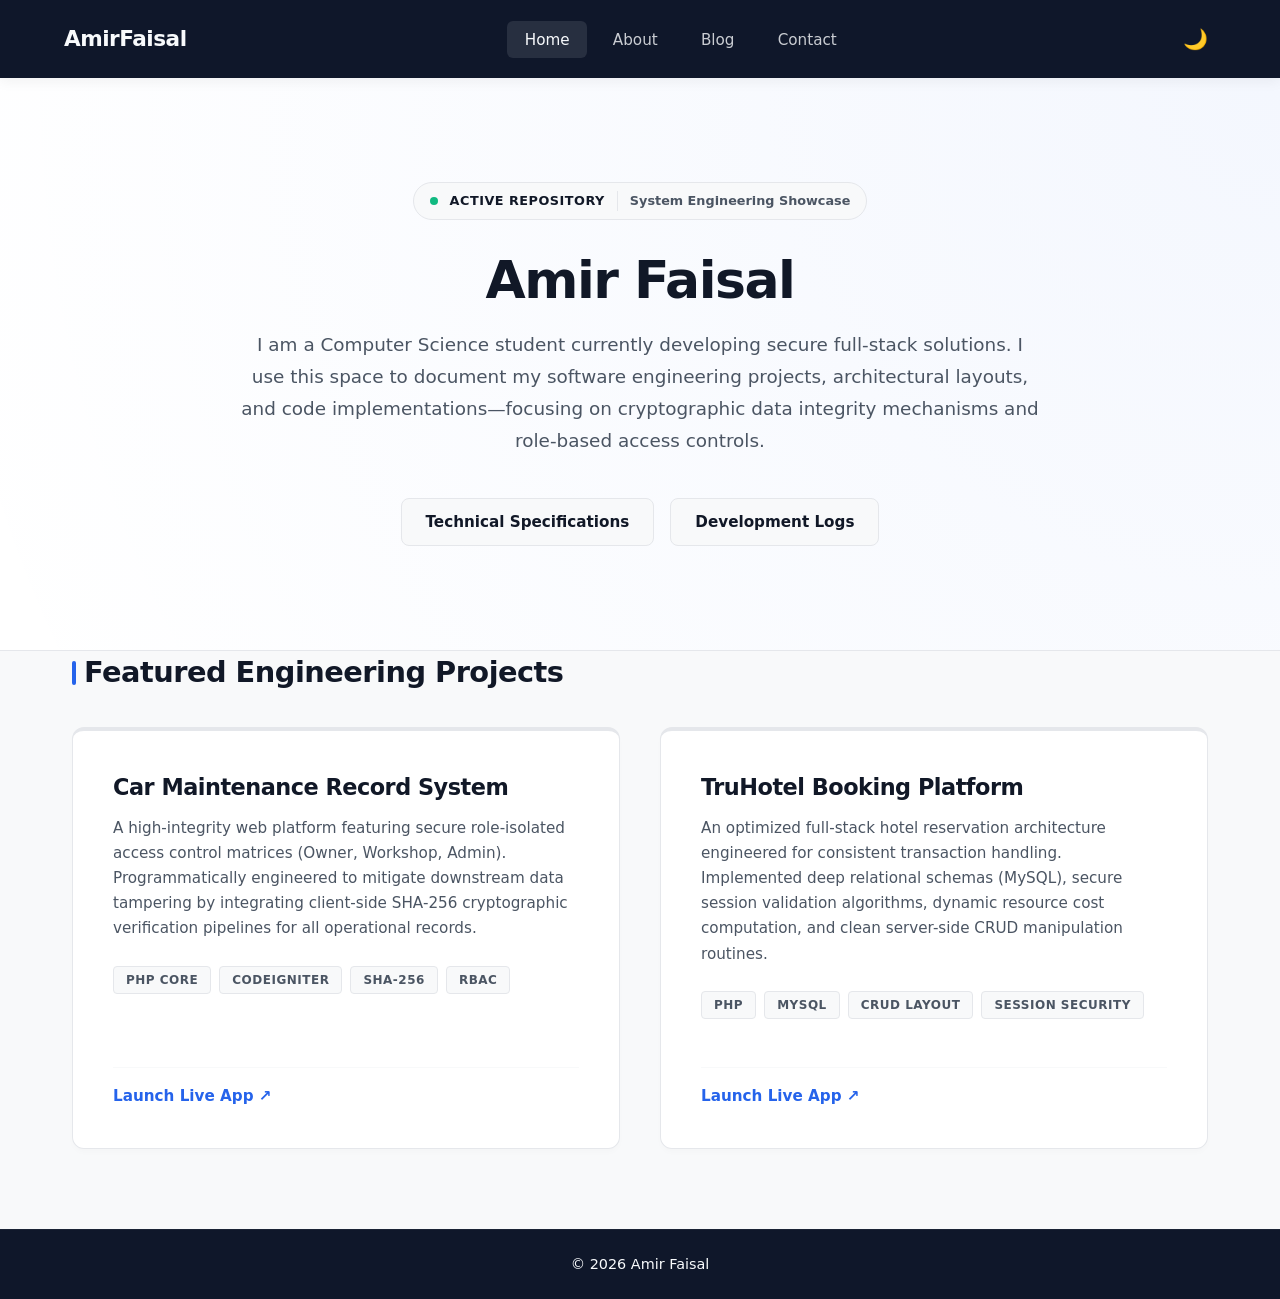
<file: index.html>
<!DOCTYPE html>
<html lang="en">
<head>
    <meta charset="UTF-8">
    <meta name="viewport" content="width=device-width, initial-scale=1.0">
    <title>Home | Amir Faisal — Computer Science Portfolio</title>
    <link rel="stylesheet" href="css/style.css">
    <style>
        /* Premium Custom Overrides for Home Page Only */
        .section-header-inline {
            font-size: 1.8rem;
            font-weight: 700;
            letter-spacing: -0.5px;
            color: var(--text-main);
            margin-bottom: 2rem;
            display: flex;
            align-items: center;
            gap: 0.5rem;
        }

        .section-header-inline::before {
            content: '';
            display: inline-block;
            width: 4px;
            height: 24px;
            background: var(--accent-primary);
            border-radius: 2px;
        }

        .premium-projects-grid {
            display: grid;
            grid-template-columns: repeat(auto-fit, minmax(360px, 1fr));
            gap: 2.5rem;
            margin-top: 1.5rem;
        }

        .premium-project-card {
            background: var(--bg-card);
            border: 1px solid var(--border-color);
            border-top: 4px solid var(--border-color);
            padding: 2.5rem;
            border-radius: 12px;
            display: flex;
            flex-direction: column;
            justify-content: space-between;
            box-shadow: 0 4px 6px -1px rgba(0, 0, 0, 0.02);
            transition: all 0.25s cubic-bezier(0.4, 0, 0.2, 1);
        }

        .premium-project-card:hover {
            transform: translateY(-4px);
            border-top-color: var(--accent-primary);
            box-shadow: 0 12px 20px -5px rgba(0, 0, 0, 0.05);
        }

        .project-tech-tags {
            display: flex;
            flex-wrap: wrap;
            gap: 0.5rem;
            margin: 1.5rem 0;
        }

        .tech-pill {
            font-size: 0.75rem;
            font-weight: 600;
            background: var(--bg-primary);
            color: var(--text-muted);
            padding: 0.25rem 0.75rem;
            border-radius: 4px;
            border: 1px solid var(--border-color);
            text-transform: uppercase;
            letter-spacing: 0.5px;
        }

        .premium-project-card h3 {
            font-size: 1.4rem;
            letter-spacing: -0.5px;
            color: var(--text-main);
            margin-bottom: 0.75rem;
        }

        .premium-project-card p {
            font-size: 0.95rem;
            color: var(--text-muted);
            line-height: 1.65;
            flex-grow: 1;
        }

        .action-link-wrapper {
            margin-top: 1.5rem;
            padding-top: 1rem;
            border-top: 1px solid var(--bg-primary);
        }

        .premium-project-link {
            display: inline-flex;
            align-items: center;
            color: var(--accent-primary);
            font-weight: 700;
            text-decoration: none;
            font-size: 0.95rem;
            transition: color 0.15s ease;
        }

        .premium-project-link:hover {
            color: var(--accent-hover);
            text-decoration: underline;
        }

        @media (max-width: 768px) {
            .premium-projects-grid {
                grid-template-columns: 1fr;
                gap: 1.5rem;
            }
        }
    </style>
</head>
<body>

    <nav>
        <div class="logo">AmirFaisal</div>
        <ul class="nav-links">
            <li><a href="index.html" class="active">Home</a></li>
            <li><a href="about.html">About</a></li>
            <li><a href="blog.html">Blog</a></li>
            <li><a href="contact.html">Contact</a></li>
        </ul>
        <button id="theme-toggle" aria-label="Toggle Dark Mode">🌙</button>
    </nav>

    <header class="hero">
        <div class="hero-content">
            <div class="badge-container">
                <span class="project-pulse"></span>
                <span class="project-badge">Active Repository</span>
                <span class="project-title-tag">System Engineering Showcase</span>
            </div>
            
            <h1>Amir Faisal</h1>
            <p>I am a Computer Science student currently developing secure full-stack solutions. I use this space to document my software engineering projects, architectural layouts, and code implementations—focusing on cryptographic data integrity mechanisms and role-based access controls.</p>
            
            <div class="hero-buttons">
                <a href="about.html" class="btn btn-secondary">Technical Specifications</a>
                <a href="blog.html" class="btn btn-secondary">Development Logs</a>
            </div>
        </div>
    </header>

    <main class="container" style="margin-top: 0; margin-bottom: 5rem;">
        <section class="projects-section">
            <h2 class="section-header-inline">Featured Engineering Projects</h2>
            
            <div class="premium-projects-grid">
                
                <div class="premium-project-card">
                    <div>
                        <h3>Car Maintenance Record System</h3>
                        <p>A high-integrity web platform featuring secure role-isolated access control matrices (Owner, Workshop, Admin). Programmatically engineered to mitigate downstream data tampering by integrating client-side SHA-256 cryptographic verification pipelines for all operational records.</p>
                        
                        <div class="project-tech-tags">
                            <span class="tech-pill">PHP Core</span>
                            <span class="tech-pill">CodeIgniter</span>
                            <span class="tech-pill">SHA-256</span>
                            <span class="tech-pill">RBAC</span>
                        </div>
                    </div>
                    
                    <div class="action-link-wrapper">
                        <a href="https://077348.unisza.work/CarMaintenanceRecord/" target="_blank" rel="noopener noreferrer" class="premium-project-link">Launch Live App ↗</a>
                    </div>
                </div>

                <div class="premium-project-card">
                    <div>
                        <h3>TruHotel Booking Platform</h3>
                        <p>An optimized full-stack hotel reservation architecture engineered for consistent transaction handling. Implemented deep relational schemas (MySQL), secure session validation algorithms, dynamic resource cost computation, and clean server-side CRUD manipulation routines.</p>
                        
                        <div class="project-tech-tags">
                            <span class="tech-pill">PHP</span>
                            <span class="tech-pill">MySQL</span>
                            <span class="tech-pill">CRUD Layout</span>
                            <span class="tech-pill">Session Security</span>
                        </div>
                    </div>
                    
                    <div class="action-link-wrapper">
                        <a href="https://077348.unisza.work/truhotel/" target="_blank" rel="noopener noreferrer" class="premium-project-link">Launch Live App ↗</a>
                    </div>
                </div>

            </div>
        </section>
    </main>

    <footer>
        <p>&copy; 2026 Amir Faisal</p>
    </footer>

    <script src="js/script.js"></script>
</body>
</html>
</file>
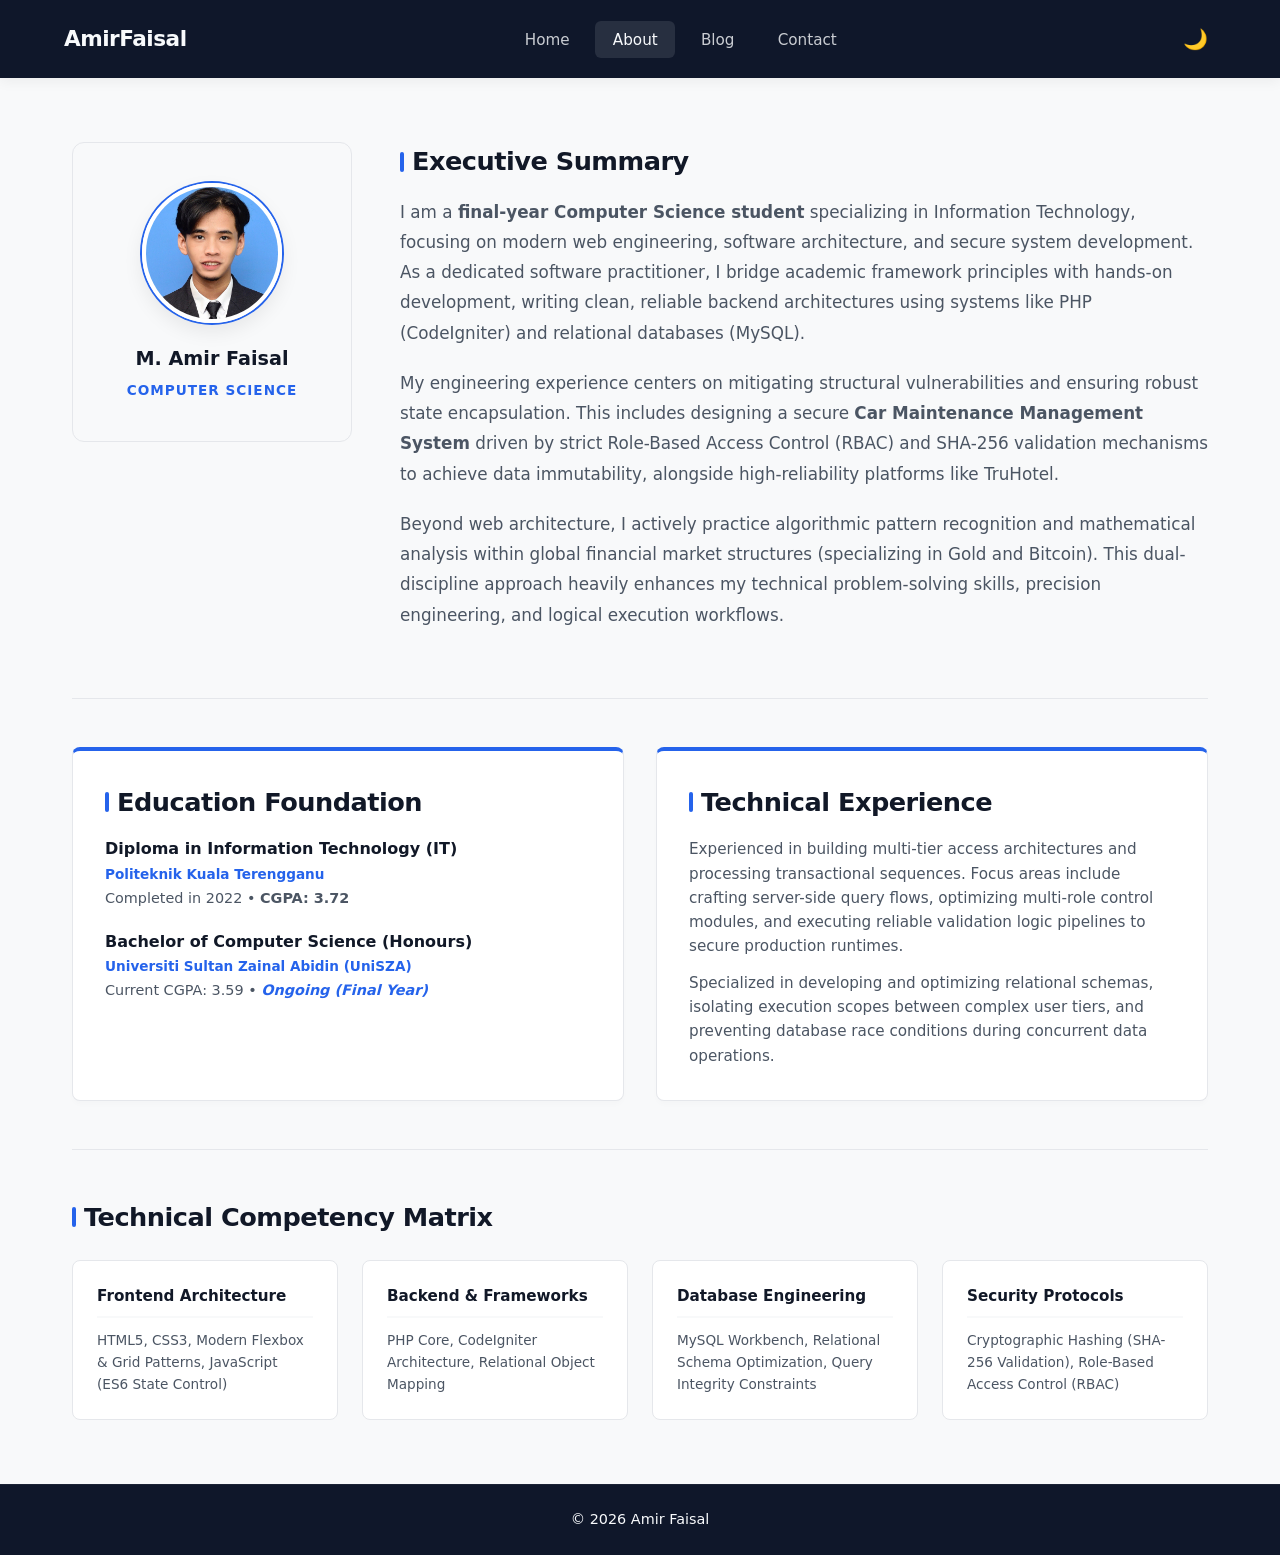
<file: about.html>
<!DOCTYPE html>
<html lang="en">
<head>
    <meta charset="UTF-8">
    <meta name="viewport" content="width=device-width, initial-scale=1.0">
    <title>About | Amir Faisal — Technical Profile</title>
    <link rel="stylesheet" href="css/style.css">
    <style>
        /* Premium Custom Overrides for About Page Only */
        .about-grid-layout {
            display: grid;
            grid-template-columns: 280px 1fr;
            gap: 3rem;
            align-items: start;
            border-bottom: 1px solid var(--border-color);
            padding-bottom: 3rem;
            margin-bottom: 3rem;
        }

        .profile-sidebar {
            text-align: center;
            background: var(--bg-primary);
            padding: 2.5rem 1.5rem;
            border-radius: 12px;
            border: 1px solid var(--border-color);
        }

        .profile-avatar {
            width: 140px;
            height: 140px;
            border-radius: 50%;
            object-fit: cover;
            border: 4px solid var(--bg-card);
            box-shadow: 0 0 0 2px var(--accent-primary), 0 8px 20px rgba(0,0,0,0.08);
            margin: 0 auto 1.5rem auto;
            display: block;
        }

        .profile-meta-title {
            font-size: 1.2rem;
            font-weight: 700;
            color: var(--text-main);
            line-height: 1.3;
            margin-bottom: 0.5rem;
        }

        .profile-meta-sub {
            font-size: 0.85rem;
            font-weight: 600;
            color: var(--accent-primary);
            text-transform: uppercase;
            letter-spacing: 1px;
        }

        .section-header-inline {
            font-size: 1.6rem;
            font-weight: 700;
            letter-spacing: -0.5px;
            color: var(--text-main);
            margin-bottom: 1rem;
            display: flex;
            align-items: center;
            gap: 0.5rem;
        }

        .section-header-inline::before {
            content: '';
            display: inline-block;
            width: 4px;
            height: 20px;
            background: var(--accent-primary);
            border-radius: 2px;
        }

        /* Bersihkan inline style dengan kelas global bio */
        .bio-text {
            color: var(--text-muted);
            font-size: 1.05rem;
            line-height: 1.8;
            margin-bottom: 1.25rem;
        }

        .journey-grid {
            display: grid;
            grid-template-columns: repeat(auto-fit, minmax(340px, 1fr));
            gap: 2rem;
            margin-bottom: 3rem;
            border-bottom: 1px solid var(--border-color);
            padding-bottom: 3rem;
        }

        .journey-card {
            background: var(--bg-card);
            border: 1px solid var(--border-color);
            border-top: 4px solid var(--accent-primary);
            padding: 2rem;
            border-radius: 8px;
            box-shadow: 0 4px 6px -1px rgba(0, 0, 0, 0.02);
        }

        .journey-desc {
            color: var(--text-muted);
            font-size: 0.95rem;
            line-height: 1.6;
            margin-top: 0.75rem;
        }

        .edu-list {
            list-style: none;
            padding: 0;
            margin: 0.75rem 0 0 0;
            display: flex;
            flex-direction: column;
            gap: 1.25rem;
        }

        .edu-item h4 {
            font-size: 1rem;
            font-weight: 700;
            color: var(--text-main);
            margin-bottom: 0.15rem;
        }

        .edu-institution {
            font-size: 0.85rem;
            font-weight: 600;
            color: var(--accent-primary);
            margin-bottom: 0.25rem;
        }

        .edu-details {
            font-size: 0.9rem;
            color: var(--text-muted);
            line-height: 1.5;
        }

        .skills-grid-wrapper {
            display: grid;
            grid-template-columns: repeat(auto-fit, minmax(220px, 1fr));
            gap: 1.5rem;
            margin-top: 1.5rem;
        }

        .skills-category-box {
            background: var(--bg-card);
            border: 1px solid var(--border-color);
            padding: 1.5rem;
            border-radius: 8px;
        }

        .skills-category-box h4 {
            font-size: 0.95rem;
            color: var(--text-main);
            margin-bottom: 0.75rem;
            border-bottom: 2px solid var(--bg-primary);
            padding-bottom: 0.5rem;
        }

        .skills-item-tags {
            font-size: 0.85rem;
            color: var(--text-muted);
            line-height: 1.6;
        }

        @media (max-width: 900px) {
            .about-grid-layout {
                grid-template-columns: 1fr;
                gap: 2rem;
            }
            .profile-sidebar {
                padding: 2rem;
            }
        }
    </style>
</head>
<body>

    <nav>
        <div class="logo">AmirFaisal</div>
        <ul class="nav-links">
            <li><a href="index.html">Home</a></li>
            <li><a href="about.html" class="active">About</a></li>
            <li><a href="blog.html">Blog</a></li>
            <li><a href="contact.html">Contact</a></li>
        </ul>
        <button id="theme-toggle" aria-label="Toggle Dark Mode">🌙</button>
    </nav>

    <main class="container">
        <div class="about-grid-layout">
            <aside class="profile-sidebar">
                <img src="images/profile.jpg" alt="Muhammad Amir Faisal" class="profile-avatar">
                <div class="profile-meta-title">M. Amir Faisal</div>
                <div class="profile-meta-sub">Computer Science</div>
            </aside>
            
            <section class="bio-statement">
                <h3 class="section-header-inline">Executive Summary</h3>
                <p class="bio-text">
                    I am a <strong>final-year Computer Science student</strong> specializing in Information Technology, focusing on modern web engineering, software architecture, and secure system development. As a dedicated software practitioner, I bridge academic framework principles with hands-on development, writing clean, reliable backend architectures using systems like PHP (CodeIgniter) and relational databases (MySQL).
                </p>
                <p class="bio-text">
                    My engineering experience centers on mitigating structural vulnerabilities and ensuring robust state encapsulation. This includes designing a secure <strong>Car Maintenance Management System</strong> driven by strict Role-Based Access Control (RBAC) and SHA-256 validation mechanisms to achieve data immutability, alongside high-reliability platforms like TruHotel. 
                </p>
                <p class="bio-text">
                    Beyond web architecture, I actively practice algorithmic pattern recognition and mathematical analysis within global financial market structures (specializing in Gold and Bitcoin). This dual-discipline approach heavily enhances my technical problem-solving skills, precision engineering, and logical execution workflows.
                </p>
            </section>
        </div>

        <div class="journey-grid">
            <div class="journey-card">
                <h3 class="section-header-inline">Education Foundation</h3>
                <ul class="edu-list">
                    <li class="edu-item">
                        <h4>Diploma in Information Technology (IT)</h4>
                        <div class="edu-institution">Politeknik Kuala Terengganu</div>
                        <div class="edu-details">Completed in 2022 &bull; <strong>CGPA: 3.72</strong></div>
                    </li>
                    <li class="edu-item">
                        <h4>Bachelor of Computer Science (Honours)</h4>
                        <div class="edu-institution">Universiti Sultan Zainal Abidin (UniSZA)</div>
                        <div class="edu-details">Current CGPA: 3.59 &bull; <em style="color: var(--accent-primary); font-weight: 600;">Ongoing (Final Year)</em></div>
                    </li>
                </ul>
            </div>
            
            <div class="journey-card">
                <h3 class="section-header-inline">Technical Experience</h3>
                <p class="journey-desc">
                    Experienced in building multi-tier access architectures and processing transactional sequences. Focus areas include crafting server-side query flows, optimizing multi-role control modules, and executing reliable validation logic pipelines to secure production runtimes.
                </p>
                <p class="journey-desc">
                    Specialized in developing and optimizing relational schemas, isolating execution scopes between complex user tiers, and preventing database race conditions during concurrent data operations.
                </p>
            </div>
        </div>

        <section class="competency-section">
            <h3 class="section-header-inline">Technical Competency Matrix</h3>
            
            <div class="skills-grid-wrapper">
                <div class="skills-category-box">
                    <h4>Frontend Architecture</h4>
                    <div class="skills-item-tags">HTML5, CSS3, Modern Flexbox & Grid Patterns, JavaScript (ES6 State Control)</div>
                </div>
                <div class="skills-category-box">
                    <h4>Backend & Frameworks</h4>
                    <div class="skills-item-tags">PHP Core, CodeIgniter Architecture, Relational Object Mapping</div>
                </div>
                <div class="skills-category-box">
                    <h4>Database Engineering</h4>
                    <div class="skills-item-tags">MySQL Workbench, Relational Schema Optimization, Query Integrity Constraints</div>
                </div>
                <div class="skills-category-box">
                    <h4>Security Protocols</h4>
                    <div class="skills-item-tags">Cryptographic Hashing (SHA-256 Validation), Role-Based Access Control (RBAC)</div>
                </div>
            </div>
        </section>
    </main>

    <footer>
        <p>&copy; 2026 Amir Faisal</p>
    </footer>

    <script src="js/script.js"></script>
</body>
</html>
</file>
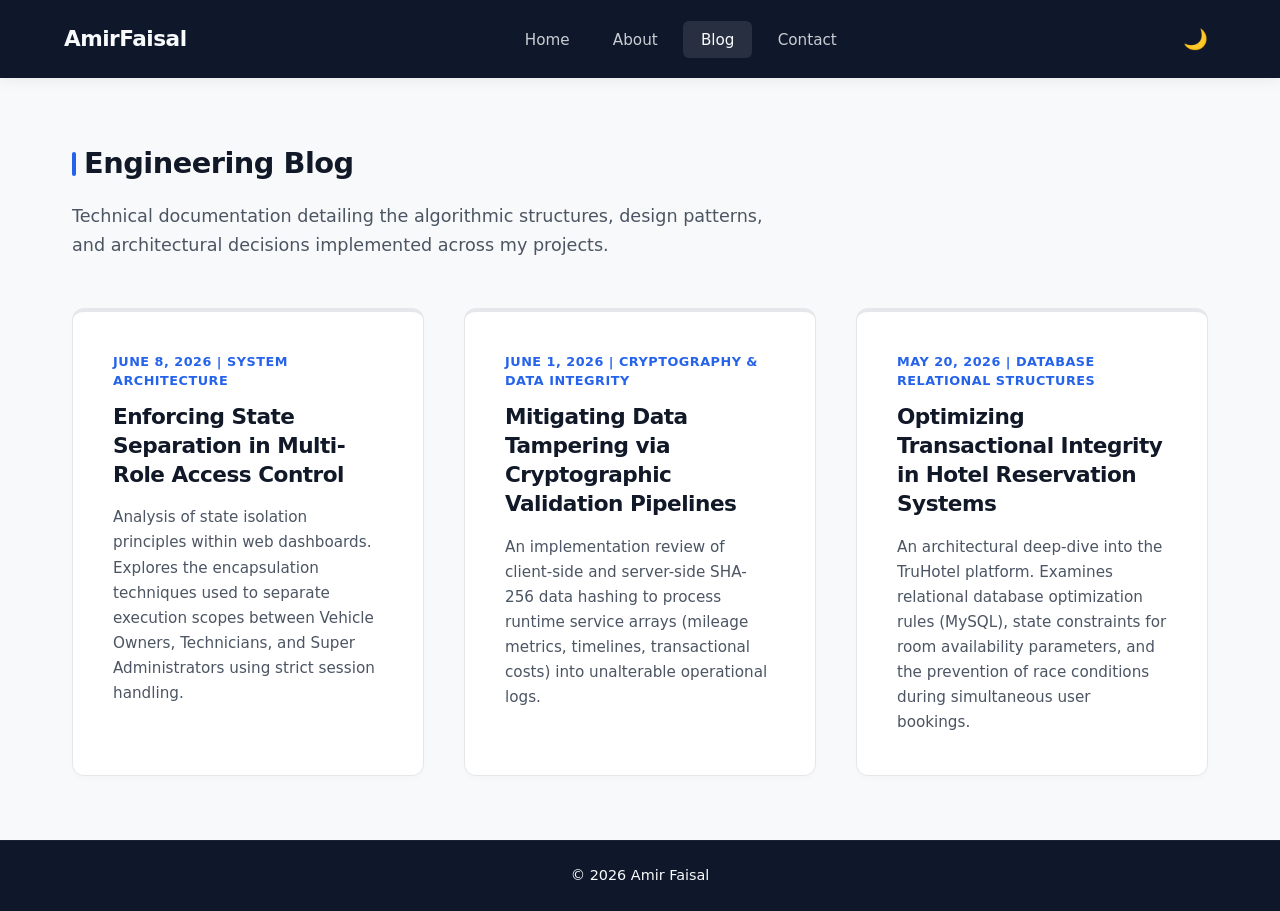
<file: blog.html>
<!DOCTYPE html>
<html lang="en">
<head>
    <meta charset="UTF-8">
    <meta name="viewport" content="width=device-width, initial-scale=1.0">
    <title>Blog | Amir Faisal — Engineering Logs</title>
    <link rel="stylesheet" href="css/style.css">
    <style>
        /* Premium Custom Overrides for Blog Page Only */
        .section-header-inline {
            font-size: 1.8rem;
            font-weight: 700;
            letter-spacing: -0.5px;
            color: var(--text-main);
            margin-bottom: 1rem;
            display: flex;
            align-items: center;
            gap: 0.5rem;
        }

        .section-header-inline::before {
            content: '';
            display: inline-block;
            width: 4px;
            height: 24px;
            background: var(--accent-primary);
            border-radius: 2px;
        }

        .premium-blog-grid {
            display: grid;
            grid-template-columns: repeat(auto-fit, minmax(340px, 1fr));
            gap: 2.5rem;
            margin-top: 3rem;
        }

        .premium-blog-card {
            background: var(--bg-card);
            border: 1px solid var(--border-color);
            border-top: 4px solid var(--border-color); /* Neutral default */
            padding: 2.5rem;
            border-radius: 12px;
            display: flex;
            flex-direction: column;
            justify-content: space-between;
            box-shadow: 0 4px 6px -1px rgba(0, 0, 0, 0.02);
            transition: all 0.25s cubic-bezier(0.4, 0, 0.2, 1);
        }

        .premium-blog-card:hover {
            transform: translateY(-4px);
            border-top-color: var(--accent-primary);
            box-shadow: 0 12px 20px -5px rgba(0, 0, 0, 0.05);
        }

        .premium-blog-meta {
            font-size: 0.8rem;
            text-transform: uppercase;
            font-weight: 600;
            color: var(--accent-primary);
            letter-spacing: 0.5px;
            margin-bottom: 0.75rem;
        }

        .premium-blog-card h3 {
            font-size: 1.35rem;
            letter-spacing: -0.5px;
            color: var(--text-main);
            margin-bottom: 1rem;
            line-height: 1.35;
        }

        .premium-blog-card p {
            font-size: 0.95rem;
            color: var(--text-muted);
            line-height: 1.65;
            margin-bottom: 0; /* Dinormalkan semula kerana tiada border bawah */
            flex-grow: 1;
        }

        @media (max-width: 768px) {
            .premium-blog-grid {
                grid-template-columns: 1fr;
                gap: 1.5rem;
            }
        }
    </style>
</head>
<body>

    <nav>
        <div class="logo">AmirFaisal</div>
        <ul class="nav-links">
            <li><a href="index.html">Home</a></li>
            <li><a href="about.html">About</a></li>
            <li><a href="blog.html" class="active">Blog</a></li>
            <li><a href="contact.html">Contact</a></li>
        </ul>
        <button id="theme-toggle" aria-label="Toggle Dark Mode">🌙</button>
    </nav>

    <main class="container">
        <h2 class="section-header-inline">Engineering Blog</h2>
        <p class="section-desc">Technical documentation detailing the algorithmic structures, design patterns, and architectural decisions implemented across my projects.</p>
        
        <div class="premium-blog-grid">
            
            <article class="premium-blog-card">
                <div>
                    <div class="premium-blog-meta">June 8, 2026 | System Architecture</div>
                    <h3>Enforcing State Separation in Multi-Role Access Control</h3>
                    <p>Analysis of state isolation principles within web dashboards. Explores the encapsulation techniques used to separate execution scopes between Vehicle Owners, Technicians, and Super Administrators using strict session handling.</p>
                </div>
            </article>

            <article class="premium-blog-card">
                <div>
                    <div class="premium-blog-meta">June 1, 2026 | Cryptography & Data Integrity</div>
                    <h3>Mitigating Data Tampering via Cryptographic Validation Pipelines</h3>
                    <p>An implementation review of client-side and server-side SHA-256 data hashing to process runtime service arrays (mileage metrics, timelines, transactional costs) into unalterable operational logs.</p>
                </div>
            </article>

            <article class="premium-blog-card">
                <div>
                    <div class="premium-blog-meta">May 20, 2026 | Database Relational Structures</div>
                    <h3>Optimizing Transactional Integrity in Hotel Reservation Systems</h3>
                    <p>An architectural deep-dive into the TruHotel platform. Examines relational database optimization rules (MySQL), state constraints for room availability parameters, and the prevention of race conditions during simultaneous user bookings.</p>
                </div>
            </article>

        </div>
    </main>

    <footer>
        <p>&copy; 2026 Amir Faisal</p>
    </footer>

    <script src="js/script.js"></script>
</body>
</html>
</file>
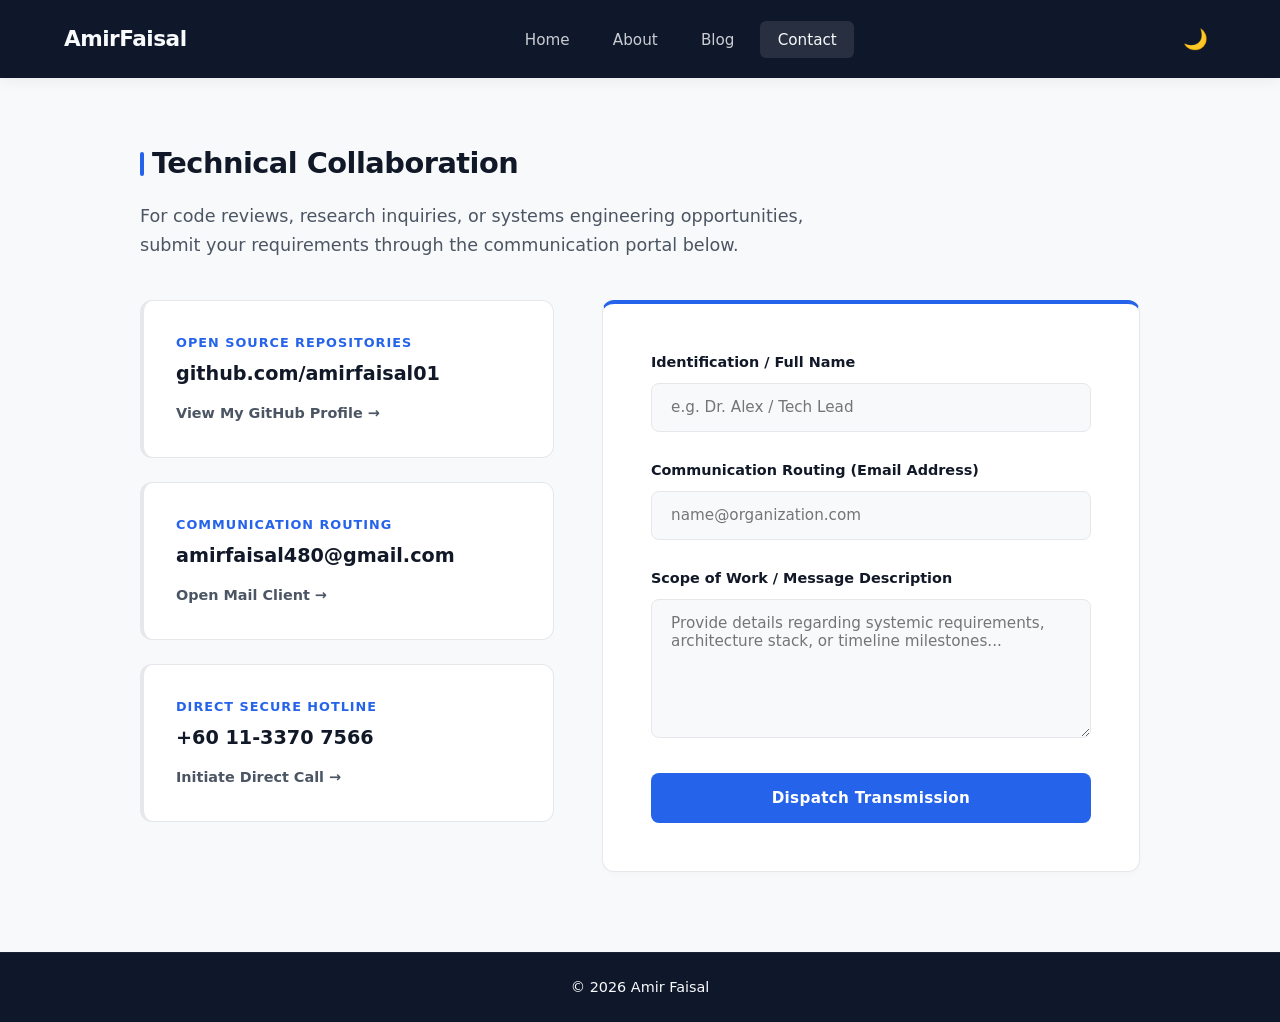
<file: contact.html>
<!DOCTYPE html>
<html lang="en">
<head>
    <meta charset="UTF-8">
    <meta name="viewport" content="width=device-width, initial-scale=1.0">
    <title>Contact | Amir Faisal — Engineering Inquiries</title>
    <link rel="stylesheet" href="css/style.css">
    <style>
        /* Premium Custom Overrides for Contact Page Only */
        .section-header-inline {
            font-size: 1.8rem;
            font-weight: 700;
            letter-spacing: -0.5px;
            color: var(--text-main);
            margin-bottom: 1rem;
            display: flex;
            align-items: center;
            gap: 0.5rem;
        }

        .section-header-inline::before {
            content: '';
            display: inline-block;
            width: 4px;
            height: 24px;
            background: var(--accent-primary);
            border-radius: 2px;
        }

        .premium-contact-wrapper {
            max-width: 1000px;
            margin: 2rem auto 5rem auto;
        }

        .contact-layout-grid {
            display: grid;
            grid-template-columns: 1fr 1.3fr;
            gap: 3rem;
            margin-top: 2.5rem;
            align-items: start;
        }

        .direct-channels-stack {
            display: flex;
            flex-direction: column;
            gap: 1.5rem;
        }

        .channel-card {
            background: var(--bg-card);
            border: 1px solid var(--border-color);
            border-left: 4px solid var(--border-color);
            padding: 2rem;
            border-radius: 12px;
            transition: all 0.2s ease;
        }

        .channel-card:hover {
            border-left-color: var(--accent-primary);
            transform: translateX(4px);
        }

        .channel-title {
            font-size: 0.8rem;
            font-weight: 700;
            color: var(--accent-primary);
            text-transform: uppercase;
            letter-spacing: 1px;
            margin-bottom: 0.5rem;
        }

        .channel-value {
            font-size: 1.2rem;
            font-weight: 700;
            color: var(--text-main);
            margin-bottom: 0.75rem;
            word-break: break-all;
        }

        .channel-action-link {
            font-size: 0.9rem;
            color: var(--text-muted);
            text-decoration: none;
            font-weight: 600;
            display: inline-flex;
            align-items: center;
            transition: color 0.15s ease;
        }

        .channel-card:hover .channel-action-link {
            color: var(--accent-primary);
            text-decoration: underline;
        }

        .premium-contact-card {
            background: var(--bg-card);
            border: 1px solid var(--border-color);
            border-top: 4px solid var(--accent-primary);
            padding: 3rem;
            border-radius: 12px;
            box-shadow: 0 4px 6px -1px rgba(0, 0, 0, 0.02);
        }

        .premium-form-group {
            margin-bottom: 1.75rem;
        }

        .premium-form-group label {
            display: block;
            margin-bottom: 0.6rem;
            font-weight: 600;
            font-size: 0.9rem;
            color: var(--text-main);
        }

        .premium-input, .premium-textarea {
            width: 100%;
            padding: 0.9rem 1.2rem;
            border-radius: 8px;
            border: 1px solid var(--border-color);
            background-color: var(--bg-primary);
            color: var(--text-main);
            font-size: 0.95rem;
            outline: none;
            transition: all 0.2s ease;
        }

        .premium-input:focus, .premium-textarea:focus {
            border-color: var(--accent-primary);
            background-color: var(--bg-card);
            box-shadow: 0 0 0 3px rgba(37, 99, 235, 0.1);
        }

        .premium-submit-btn {
            width: 100%;
            justify-content: center;
            border: none;
            padding: 1rem 2rem;
            font-size: 0.95rem;
            letter-spacing: 0.3px;
        }

        @media (max-width: 900px) {
            .contact-layout-grid {
                grid-template-columns: 1fr;
                gap: 2rem;
            }
            .premium-contact-card {
                padding: 2rem 1.5rem;
            }
        }
    </style>
</head>
<body>

    <nav>
        <div class="logo">AmirFaisal</div>
        <ul class="nav-links">
            <li><a href="index.html">Home</a></li>
            <li><a href="about.html">About</a></li>
            <li><a href="blog.html">Blog</a></li>
            <li><a href="contact.html" class="active">Contact</a></li>
        </ul>
        <button id="theme-toggle" aria-label="Toggle Dark Mode">🌙</button>
    </nav>

    <main class="container">
        <div class="premium-contact-wrapper">
            <h2 class="section-header-inline">Technical Collaboration</h2>
            <p class="section-desc">For code reviews, research inquiries, or systems engineering opportunities, submit your requirements through the communication portal below.</p>
            
            <div class="contact-layout-grid">
                
                <div class="direct-channels-stack">
                    <div class="channel-card">
                        <div class="channel-title">Open Source Repositories</div>
                        <div class="channel-value">github.com/amirfaisal01</div>
                        <a href="https://github.com/amirfaisal01" target="_blank" rel="noopener noreferrer" class="channel-action-link">View My GitHub Profile &rarr;</a>
                    </div>

                    <div class="channel-card">
                        <div class="channel-title">Communication Routing</div>
                        <div class="channel-value">amirfaisal480@gmail.com</div>
                        <a href="mailto:amirfaisal480@gmail.com" class="channel-action-link">Open Mail Client &rarr;</a>
                    </div>
                    
                    <div class="channel-card">
                        <div class="channel-title">Direct Secure Hotline</div>
                        <div class="channel-value">+60 11-3370 7566</div>
                        <a href="tel:+601133707566" class="channel-action-link">Initiate Direct Call &rarr;</a>
                    </div>
                </div>

                <div class="premium-contact-card">
                    <form onsubmit="event.preventDefault(); alert('Transmission verified successfully.');">
                        <div class="premium-form-group">
                            <label for="name">Identification / Full Name</label>
                            <input type="text" id="name" class="premium-input" autocomplete="name" placeholder="e.g. Dr. Alex / Tech Lead" required>
                        </div>
                        
                        <div class="premium-form-group">
                            <label for="email">Communication Routing (Email Address)</label>
                            <input type="email" id="email" class="premium-input" autocomplete="email" placeholder="name@organization.com" required>
                        </div>
                        
                        <div class="premium-form-group">
                            <label for="message">Scope of Work / Message Description</label>
                            <textarea id="message" class="premium-textarea" rows="6" placeholder="Provide details regarding systemic requirements, architecture stack, or timeline milestones..." required></textarea>
                        </div>
                        
                        <button type="submit" class="btn btn-primary premium-submit-btn">Dispatch Transmission</button>
                    </form>
                </div>
                
            </div>
        </div>
    </main>

<footer>
        <p>&copy; 2026 Amir Faisal</p>
    </footer>

    <script src="js/script.js"></script>
</body>
</html>
</file>
<file: css/style.css>
/* ==========================================================================
   1. DESIGN TOKENS & SYSTEM RESET
   ========================================================================== */
:root {
    --bg-primary: #f8f9fa;
    --bg-card: #ffffff;
    --text-main: #111827;
    --text-muted: #4b5563;
    --nav-bg: #0f172a;
    --nav-text: #f8fafc;
    --accent-primary: #2563eb;
    --accent-hover: #1d4ed8;
    --border-color: #e5e7eb;
}

[data-theme="dark"] {
    --bg-primary: #0f172a;
    --bg-card: #1e293b;
    --text-main: #f1f5f9;
    --text-muted: #94a3b8;
    --nav-bg: #020617;
    --border-color: #334155;
}

* {
    margin: 0;
    padding: 0;
    box-sizing: border-box;
    font-family: system-ui, -apple-system, BlinkMacSystemFont, "Segoe UI", Roboto, sans-serif;
}

body {
    background-color: var(--bg-primary);
    color: var(--text-main);
    line-height: 1.5;
    transition: background-color 0.3s ease, color 0.3s ease;
}

/* ==========================================================================
   2. CORE CONTAINER & NAVIGATION LAYER
   ========================================================================== */
.container {
    max-width: 1200px;
    margin: 4rem auto;
    padding: 0 2rem;
}

nav {
    display: flex;
    justify-content: space-between;
    align-items: center;
    padding: 1.2rem 4rem;
    background-color: var(--nav-bg);
    color: var(--nav-text);
    position: sticky;
    top: 0;
    z-index: 1000;
    box-shadow: 0 4px 12px rgba(0, 0, 0, 0.05);
}

.logo {
    font-size: 1.35rem;
    font-weight: 800;
    letter-spacing: -0.5px;
}

.nav-links {
    display: flex;
    list-style: none;
    gap: 0.5rem;
}

.nav-links a {
    color: var(--nav-text);
    text-decoration: none;
    font-size: 0.95rem;
    font-weight: 500;
    padding: 0.6rem 1.1rem;
    border-radius: 6px;
    transition: all 0.2s ease;
    opacity: 0.8;
}

.nav-links a:hover, .nav-links a.active {
    background-color: rgba(255, 255, 255, 0.1);
    opacity: 1;
}

#theme-toggle {
    background: none;
    border: none;
    font-size: 1.25rem;
    cursor: pointer;
    padding: 0.5rem;
    border-radius: 50%;
    transition: background-color 0.2s ease;
}

#theme-toggle:hover {
    background-color: rgba(255, 255, 255, 0.08);
}

/* ==========================================================================
   3. HERO HUB ARCHITECTURE
   ========================================================================== */
.hero {
    background: radial-gradient(circle at top right, rgba(37, 99, 235, 0.05), transparent), var(--bg-card);
    border-bottom: 1px solid var(--border-color);
    padding: 6.5rem 2rem;
    text-align: center;
}

.hero-content {
    max-width: 800px;
    margin: 0 auto;
}

.badge-container {
    display: inline-flex;
    align-items: center;
    background-color: var(--bg-primary);
    border: 1px solid var(--border-color);
    padding: 0.5rem 1rem;
    border-radius: 99px;
    gap: 0.75rem;
    margin-bottom: 2rem;
}

.project-pulse {
    width: 8px;
    height: 8px;
    background-color: #10b981;
    border-radius: 50%;
    display: inline-block;
    box-shadow: 0 0 0 0 rgba(16, 185, 129, 0.4);
    animation: pulseActive 2s infinite;
}

@keyframes pulseActive {
    0% { transform: scale(0.95); box-shadow: 0 0 0 0 rgba(16, 185, 129, 0.7); }
    70% { transform: scale(1); box-shadow: 0 0 0 6px rgba(16, 185, 129, 0); }
    100% { transform: scale(0.95); box-shadow: 0 0 0 0 rgba(16, 185, 129, 0); }
}

.project-badge {
    font-size: 0.8rem;
    font-weight: 700;
    color: var(--text-main);
    text-transform: uppercase;
    letter-spacing: 0.5px;
    border-right: 1px solid var(--border-color);
    padding-right: 0.75rem;
}

.project-title-tag {
    font-size: 0.8rem;
    font-weight: 600;
    color: var(--text-muted);
}

.hero-content h1 {
    font-size: 3.25rem;
    font-weight: 800;
    letter-spacing: -1.5px;
    color: var(--text-main);
    margin-bottom: 1.25rem;
    line-height: 1.1;
}

.hero-content p {
    font-size: 1.15rem;
    color: var(--text-muted);
    line-height: 1.75;
    margin-bottom: 2.5rem;
}

/* ==========================================================================
   4. INTERACTIVE ACCENT ELEMENTS (BUTTON MATRIX)
   ========================================================================== */
.hero-buttons {
    display: flex;
    justify-content: center;
    gap: 1rem;
}

.btn {
    display: inline-flex;
    align-items: center;
    padding: 0.75rem 1.5rem;
    font-size: 0.95rem;
    font-weight: 600;
    border-radius: 8px;
    text-decoration: none;
    transition: all 0.15s ease;
}

.btn-primary {
    background-color: var(--accent-primary);
    color: #ffffff;
}

.btn-primary:hover {
    background-color: var(--accent-hover);
}

.btn-secondary {
    background-color: var(--bg-primary);
    color: var(--text-main);
    border: 1px solid var(--border-color);
}

.btn-secondary:hover {
    background-color: var(--bg-card);
    border-color: var(--text-muted);
}

.section-desc {
    font-size: 1.1rem;
    color: var(--text-muted);
    max-width: 700px;
    line-height: 1.65;
}

/* ==========================================================================
   5. REAL-TIME FOOTER STRUCTURE
   ========================================================================== */
footer {
    text-align: center;
    padding: 1.5rem 2rem;
    background-color: var(--nav-bg);
    color: var(--nav-text);
    font-size: 0.9rem;
    border-top: 1px solid rgba(255, 255, 255, 0.05);
}

/* ==========================================================================
   6. RESPONSIVE BREAKPOINT MATRICES
   ========================================================================== */
@media (max-width: 768px) {
    nav {
        flex-direction: column;
        gap: 1.2rem;
        padding: 1.5rem 2rem;
    }
    .nav-links {
        flex-wrap: wrap;
        justify-content: center;
        gap: 0.25rem;
    }
    .badge-container {
        flex-direction: column;
        padding: 0.75rem;
        gap: 0.5rem;
        width: 100%;
    }
    .project-badge {
        border-right: none;
        border-bottom: 1px solid var(--border-color);
        padding-right: 0;
        padding-bottom: 0.5rem;
        width: 100%;
    }
    .hero-content h1 {
        font-size: 2.25rem;
    }
    .hero-buttons {
        flex-direction: column;
    }
    .container {
        margin: 2.5rem auto;
    }
}
</file>
